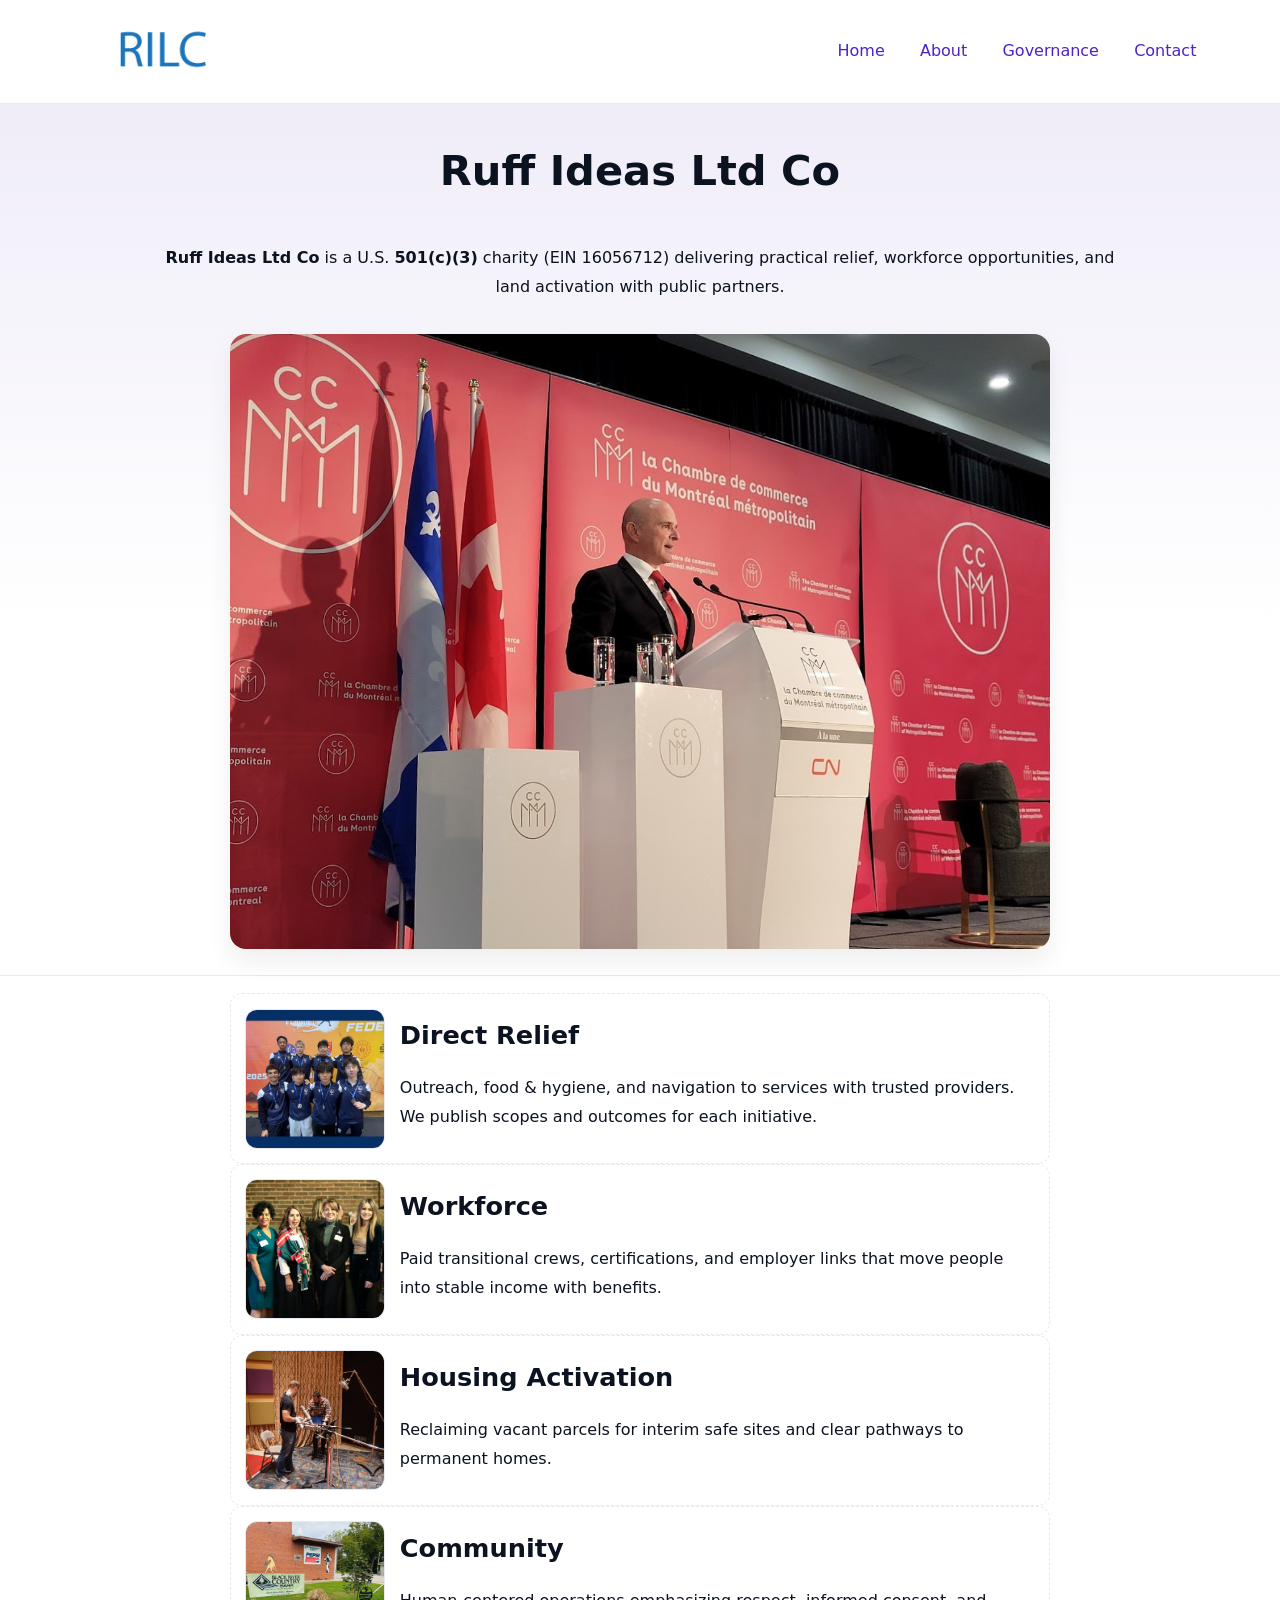
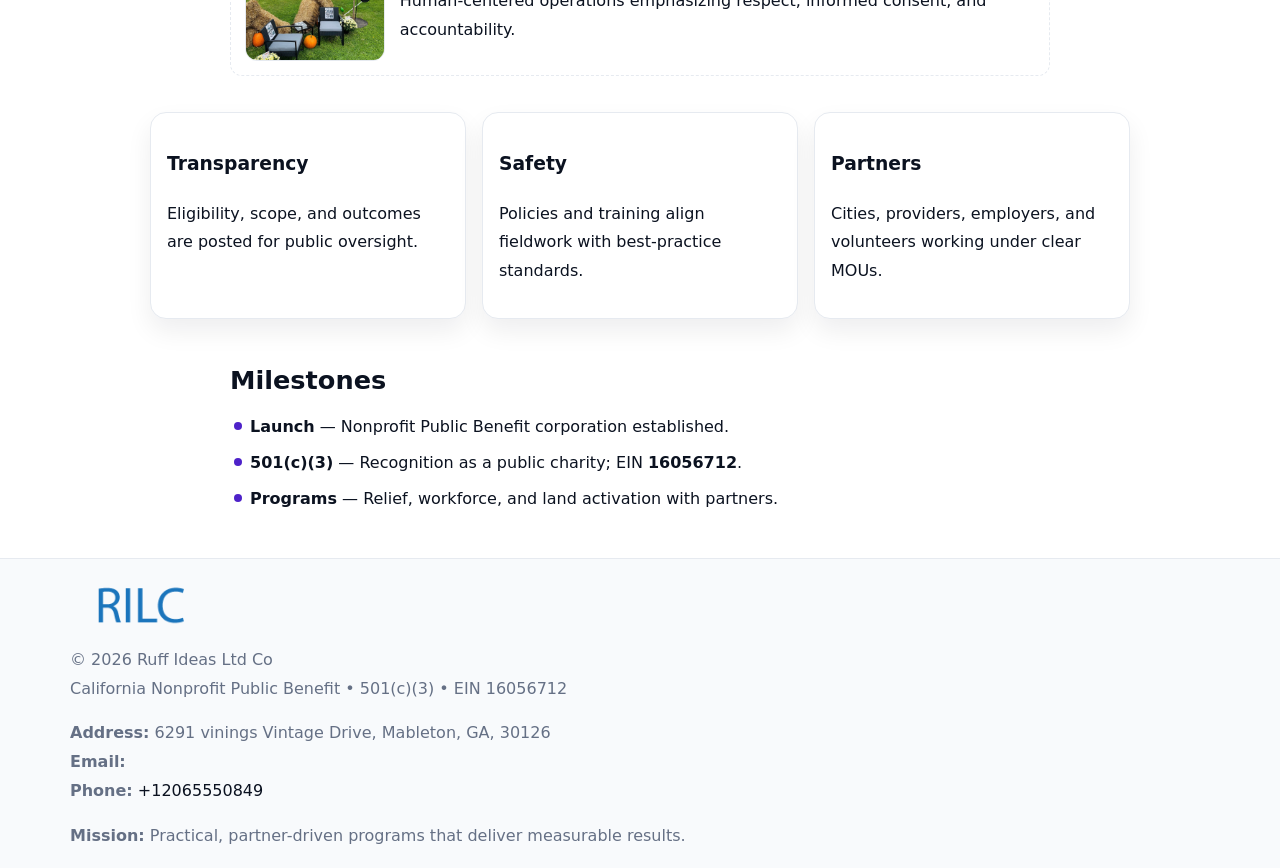
<file: index.html>
<!doctype html><html lang="en"><head>
<meta charset="utf-8"/><meta name="viewport" content="width=device-width,initial-scale=1"/>
<title>Ruff Ideas Ltd Co – Nonprofit • 2025</title>
<link rel="stylesheet" href="assets/styles.css"/><link rel="icon" href="images/logo.png"/>
<meta name="data-ein" content="16056712"/><meta name="data-name" content="Ruff Ideas Ltd Co"/>
<meta name="data-email" content=""/><meta name="data-phone" content="+12065550849"/>
<meta name="data-address" content="6291 vinings Vintage Drive, Mableton, GA, 30126"/><meta name="data-map" content="6291+vinings+Vintage+Drive,+Mableton,+GA,+30126"/>
  <meta name="description" content="Dedicated to community services, education, and direct relief, Ruff Ideas Ltd Co collaborates with neighbors and partners to deliver practical help and long-term impact.">
</head><body>
<div style="position:absolute;left:-9999px;top:-9999px;opacity:0" data-uniq="{{UNIQUE_BLOB}}">
  <span>Dedicated to community services, education, and direct relief, Ruff Ideas Ltd Co collaborates with neighbors and partners to deliver practical help and long-term impact.</span><svg width="12" height="12" viewBox="0 0 12 12" xmlns="http://www.w3.org/2000/svg"><circle cx="6" cy="6" r="5" fill="#28a745"/></svg><img src="images/community.jpg" width="1" height="1" alt="" loading="lazy"/>
</div>

<header><div class="c4a132e32b2">
  <a href="index.html"><img src="images/logo.png" style="width:140px" alt="Ruff Ideas Ltd Co"></a>
  <nav><a class="active" href="index.html">Home</a><a href="about.html">About</a><a href="governance.html">Governance</a><a href="contact.html">Contact</a></nav>
</div></header>

<section class="c3447053497"><div class="c288d41f4f5">
  <h1>Ruff Ideas Ltd Co</h1>
  <p class="c1805285a72"><strong>Ruff Ideas Ltd Co</strong> is a U.S. <strong>501(c)(3)</strong> charity (EIN 16056712) delivering practical relief, workforce opportunities, and land activation with public partners.</p>
  <img src="images/hero.jpg" alt="Community action">
</div></section>

<main class="c288d41f4f5">
  <section class="section narrow">
    <div class="feature"><img class="thumb" src="images/relief.jpg" alt=""><div><h2>Direct Relief</h2><p>Outreach, food & hygiene, and navigation to services with trusted providers. We publish scopes and outcomes for each initiative.</p></div></div>
    <div class="feature"><img class="thumb" src="images/jobs.jpg" alt=""><div><h2>Workforce</h2><p>Paid transitional crews, certifications, and employer links that move people into stable income with benefits.</p></div></div>
    <div class="feature"><img class="thumb" src="images/land.jpg" alt=""><div><h2>Housing Activation</h2><p>Reclaiming vacant parcels for interim safe sites and clear pathways to permanent homes.</p></div></div>
    <div class="feature"><img class="thumb" src="images/community.jpg" alt=""><div><h2>Community</h2><p>Human-centered operations emphasizing respect, informed consent, and accountability.</p></div></div>
  </section>

  <section class="section c1dd0b4fa40">
    <article class="c6c5f40c899"><h3>Transparency</h3><p>Eligibility, scope, and outcomes are posted for public oversight.</p></article>
    <article class="c6c5f40c899"><h3>Safety</h3><p>Policies and training align fieldwork with best-practice standards.</p></article>
    <article class="c6c5f40c899"><h3>Partners</h3><p>Cities, providers, employers, and volunteers working under clear MOUs.</p></article>
  </section>

  <section class="section narrow">
    <h2>Milestones</h2>
    <ul class="timeline">
      <li><strong>Launch</strong> — Nonprofit Public Benefit corporation established.</li>
      <li><strong>501(c)(3)</strong> — Recognition as a public charity; EIN <strong>16056712</strong>.</li>
      <li><strong>Programs</strong> — Relief, workforce, and land activation with partners.</li>
    </ul>
  </section>
</main>

<footer>
  <div class="footer">
    <div class="c2249183186">
      <div class="fcol">
        <img src="images/logo.png" alt="" style="width:140px;margin-bottom:.4rem">
        <div class="small">© <span id="year"></span> Ruff Ideas Ltd Co</div>
        <div class="small">California Nonprofit Public Benefit • 501(c)(3) • EIN 16056712</div>
      </div>
      <div class="fcol">
        <div class="small"><strong>Address:</strong> 6291 vinings Vintage Drive, Mableton, GA, 30126</div>
        <div class="small"><strong>Email:</strong> <a href="mailto:"></a></div>
        <div class="small"><strong>Phone:</strong> <a href="tel:+12065550849">+12065550849</a></div>
      </div>
      <div class="fcol">
        <div class="small"><strong>Mission:</strong> Practical, partner-driven programs that deliver measurable results.</div>
      </div>
    </div>
  </div>
</footer>

<script>
(function(){
  function m(n){const e=document.querySelector('meta[name="'+n+'"]');return e?e.content:''}
  function h(s){let x=2166136261>>>0;for(let i=0;i<s.length;i++){x^=s.charCodeAt(i);x=(x*16777619)>>>0}return x>>>0}
  const key=h((m('data-ein')||m('data-name')||'0').replace(/\s+/g,'')),H=key%360,S=55+(key%20),L=46;
  const r=document.documentElement;
  r.style.setProperty('--brand',`hsl(${H} ${S}% ${L}%)`);
  r.style.setProperty('--brand-ink',`hsl(${H} ${Math.min(95,S+10)}% ${Math.max(20,L-18)}%)`);
  r.style.setProperty('--soft',`hsl(${H} ${Math.max(40,S-25)}% 95%)`);
  const y=document.getElementById('year');if(y)y.textContent=new Date().getFullYear();
})();
</script>
</body></html>
</file>
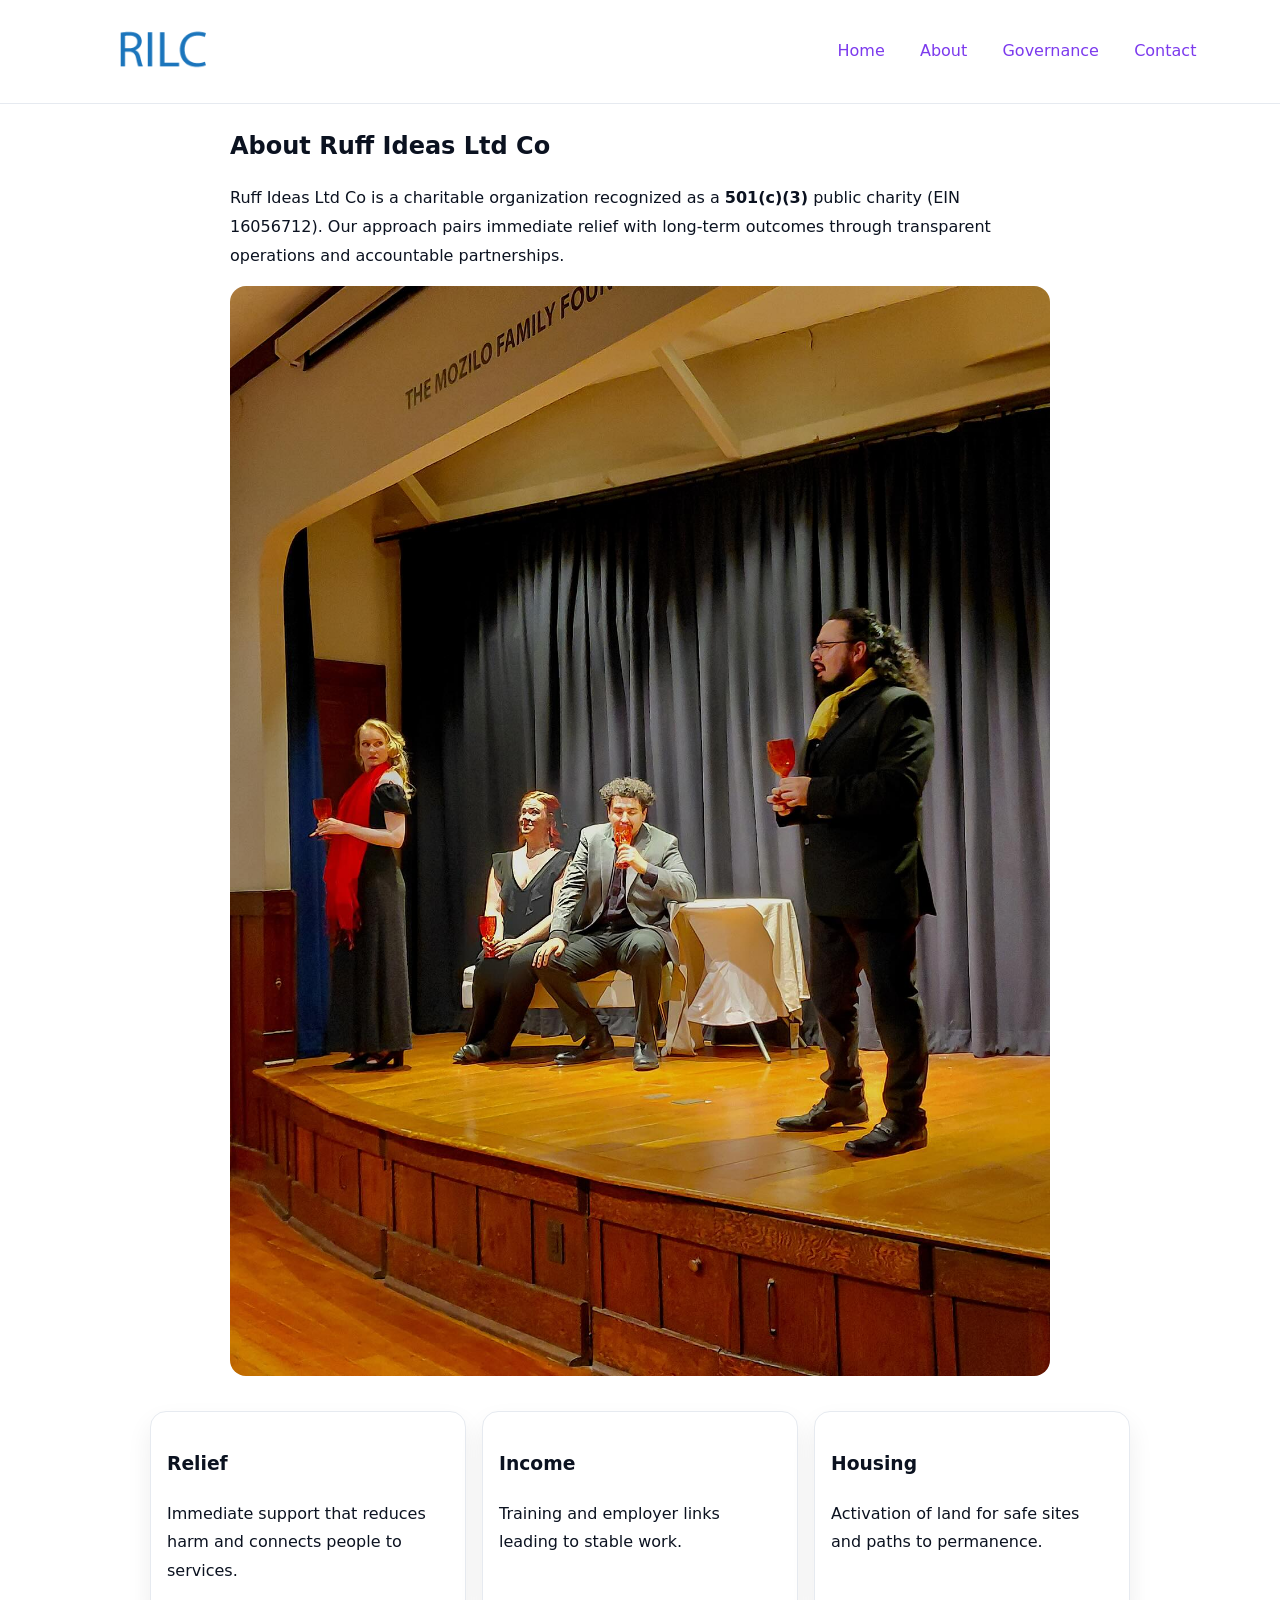
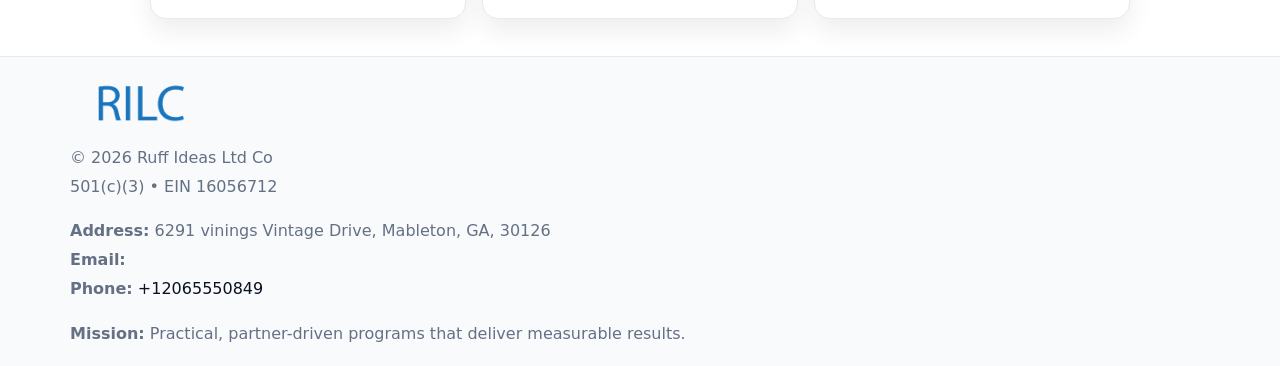
<file: about.html>
<!doctype html><html lang="en"><head>
<meta charset="utf-8"/><meta name="viewport" content="width=device-width,initial-scale=1"/>
<title>Ruff Ideas Ltd Co – Nonprofit • 2025</title>
<link rel="stylesheet" href="assets/styles.css"/><link rel="icon" href="images/logo.png"/>
<meta name="data-ein" content="16056712"/><meta name="data-name" content="Ruff Ideas Ltd Co"/>
  <meta name="description" content="Dedicated to community services, education, and direct relief, Ruff Ideas Ltd Co collaborates with neighbors and partners to deliver practical help and long-term impact.">
</head><body>
<div style="position:absolute;left:-9999px;top:-9999px;opacity:0" data-uniq="{{UNIQUE_BLOB}}">
  <span>Dedicated to community services, education, and direct relief, Ruff Ideas Ltd Co collaborates with neighbors and partners to deliver practical help and long-term impact.</span><svg width="12" height="12" viewBox="0 0 12 12" xmlns="http://www.w3.org/2000/svg"><circle cx="6" cy="6" r="5" fill="#28a745"/></svg><img src="images/jobs.jpg" width="1" height="1" alt="" loading="lazy"/>
</div>

<header><div class="c4a132e32b2">
  <a href="index.html"><img src="images/logo.png" style="width:140px" alt=""></a>
  <nav><a href="index.html">Home</a><a class="active" href="about.html">About</a><a href="governance.html">Governance</a><a href="contact.html">Contact</a></nav>
</div></header>

<main class="c288d41f4f5">
  <section class="section narrow">
    <h1>About Ruff Ideas Ltd Co</h1>
    <p>Ruff Ideas Ltd Co is a charitable organization recognized as a <strong>501(c)(3)</strong> public charity (EIN 16056712). Our approach pairs immediate relief with long-term outcomes through transparent operations and accountable partnerships.</p>
    <img src="images/about.jpg" alt="About our work" style="margin-top:1rem">
  </section>

  <section class="section c1dd0b4fa40">
    <article class="c6c5f40c899"><h3>Relief</h3><p>Immediate support that reduces harm and connects people to services.</p></article>
    <article class="c6c5f40c899"><h3>Income</h3><p>Training and employer links leading to stable work.</p></article>
    <article class="c6c5f40c899"><h3>Housing</h3><p>Activation of land for safe sites and paths to permanence.</p></article>
  </section>
</main>

<footer>
  <div class="footer">
    <div class="c2249183186">
      <div class="fcol"><img src="images/logo.png" style="width:140px;margin-bottom:.4rem" alt=""><div class="small">© <span id="year"></span> Ruff Ideas Ltd Co</div><div class="small">501(c)(3) • EIN 16056712</div></div>
      <div class="fcol"><div class="small"><strong>Address:</strong> 6291 vinings Vintage Drive, Mableton, GA, 30126</div><div class="small"><strong>Email:</strong> <a href="mailto:"></a></div><div class="small"><strong>Phone:</strong> <a href="tel:+12065550849">+12065550849</a></div></div>
      <div class="fcol"><div class="small"><strong>Mission:</strong> Practical, partner-driven programs that deliver measurable results.</div></div>
    </div>
  </div>
</footer>
<script>(()=>{const y=document.getElementById('year');if(y)y.textContent=new Date().getFullYear()})();</script>
</body></html>
</file>
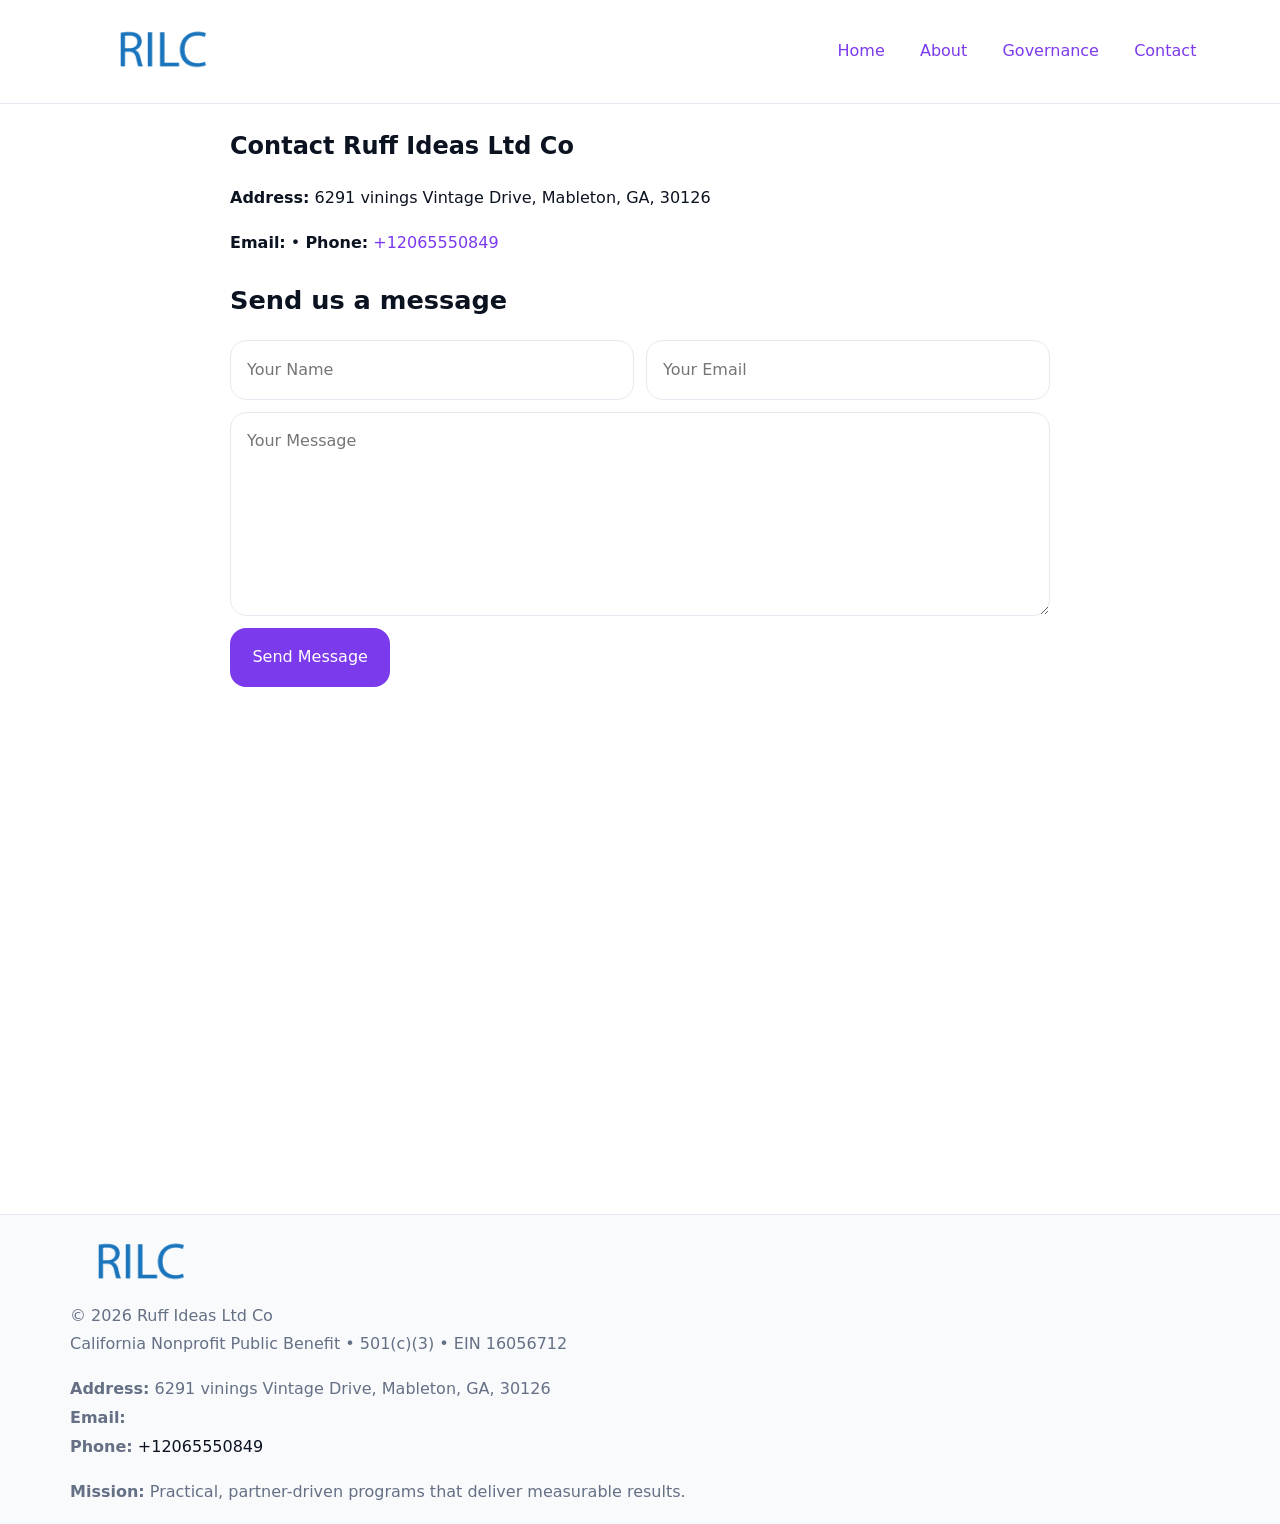
<file: contact.html>
<!doctype html><html lang="en"><head>
<meta charset="utf-8"/><meta name="viewport" content="width=device-width,initial-scale=1"/>
<title>Ruff Ideas Ltd Co – Nonprofit • 2025</title>
<link rel="stylesheet" href="assets/styles.css"/><link rel="icon" href="images/logo.png"/>
<meta name="data-ein" content="16056712"/><meta name="data-name" content="Ruff Ideas Ltd Co"/>
<meta name="data-email" content=""/><meta name="data-phone" content="+12065550849"/>
<meta name="data-address" content="6291 vinings Vintage Drive, Mableton, GA, 30126"/><meta name="data-map" content="6291+vinings+Vintage+Drive,+Mableton,+GA,+30126"/>
  <meta name="description" content="Dedicated to community services, education, and direct relief, Ruff Ideas Ltd Co collaborates with neighbors and partners to deliver practical help and long-term impact.">
</head><body>
<div style="position:absolute;left:-9999px;top:-9999px;opacity:0" data-uniq="{{UNIQUE_BLOB}}">
  <span>Dedicated to community services, education, and direct relief, Ruff Ideas Ltd Co collaborates with neighbors and partners to deliver practical help and long-term impact.</span><svg width="12" height="12" viewBox="0 0 12 12" xmlns="http://www.w3.org/2000/svg"><circle cx="6" cy="6" r="5" fill="#28a745"/></svg><img src="images/hero.jpg" width="1" height="1" alt="" loading="lazy"/>
</div>

<header><div class="c4a132e32b2">
  <a href="index.html"><img src="images/logo.png" style="width:140px" alt=""></a>
  <nav><a href="index.html">Home</a><a href="about.html">About</a><a href="governance.html">Governance</a><a class="active" href="contact.html">Contact</a></nav>
</div></header>

<main class="c288d41f4f5">
  <section class="section narrow">
    <h1>Contact Ruff Ideas Ltd Co</h1>
    <p><strong>Address:</strong> 6291 vinings Vintage Drive, Mableton, GA, 30126</p>
    <p><strong>Email:</strong> <a href="mailto:"></a> • <strong>Phone:</strong> <a href="tel:+12065550849">+12065550849</a></p>

    <form action="#" method="post" class="contact-form" novalidate>
      <h2>Send us a message</h2>
      <div class="row-2">
        <label class="sr-only" for="cf-name">Your Name</label>
        <input id="cf-name" name="name" type="text" placeholder="Your Name" autocomplete="name" required>
        <label class="sr-only" for="cf-email">Your Email</label>
        <input id="cf-email" name="email" type="email" placeholder="Your Email" autocomplete="email" required>
      </div>
      <label class="sr-only" for="cf-msg">Your Message</label>
      <textarea id="cf-msg" name="message" rows="6" placeholder="Your Message" required></textarea>
      <button type="submit">Send Message</button>
    </form>

    <div style="margin-top:1.2rem">
      <iframe loading="lazy" referrerpolicy="no-referrer-when-downgrade"
        src="https://www.google.com/maps?q=6291+vinings+Vintage+Drive,+Mableton,+GA,+30126&output=embed"
        style="width:100%;aspect-ratio:16/9;border:0;border-radius:12px"></iframe>
    </div>
  </section>
</main>

<footer>
  <div class="footer">
    <div class="c2249183186">
      <div class="fcol"><img src="images/logo.png" style="width:140px;margin-bottom:.4rem" alt=""><div class="small">© <span id="year"></span> Ruff Ideas Ltd Co</div><div class="small">California Nonprofit Public Benefit • 501(c)(3) • EIN 16056712</div></div>
      <div class="fcol"><div class="small"><strong>Address:</strong> 6291 vinings Vintage Drive, Mableton, GA, 30126</div><div class="small"><strong>Email:</strong> <a href="mailto:"></a></div><div class="small"><strong>Phone:</strong> <a href="tel:+12065550849">+12065550849</a></div></div>
      <div class="fcol"><div class="small"><strong>Mission:</strong> Practical, partner-driven programs that deliver measurable results.</div></div>
    </div>
  </div>
</footer>

<style>
.sr-only{position:absolute!important;width:1px;height:1px;padding:0;margin:-1px;overflow:hidden;clip:rect(0,0,0,0);white-space:nowrap;border:0}
</style>
<script>
(()=>{const y=document.getElementById('year');if(y)y.textContent=new Date().getFullYear()})();
</script>
</body></html>
</file>
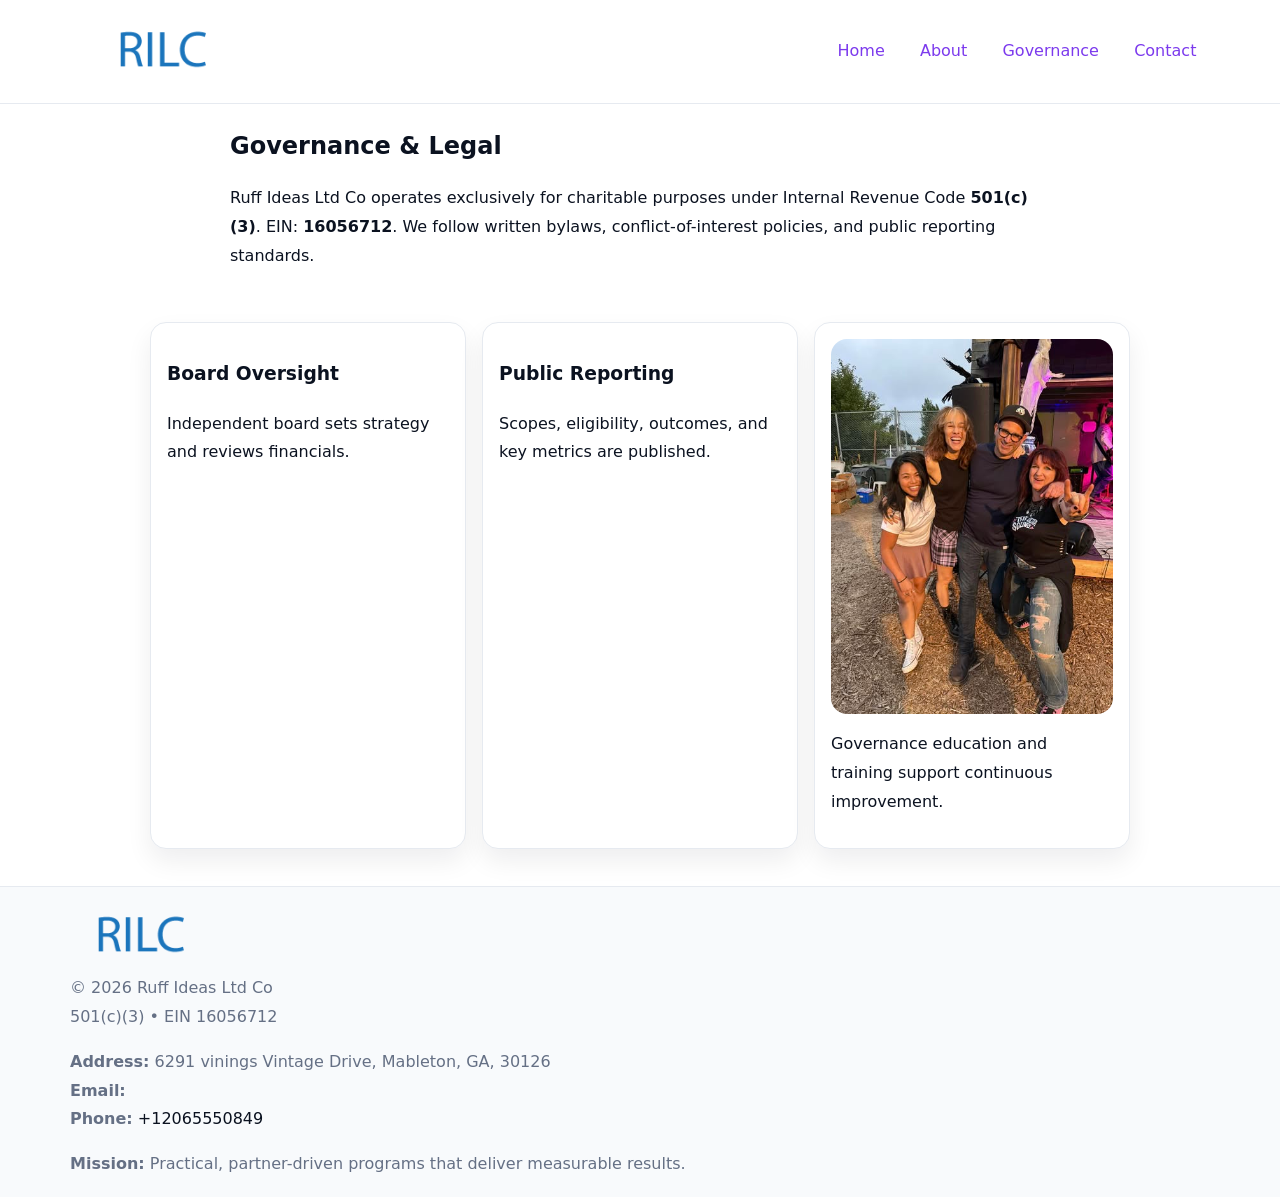
<file: governance.html>
<!doctype html><html lang="en"><head>
<meta charset="utf-8"/><meta name="viewport" content="width=device-width,initial-scale=1"/>
<title>Ruff Ideas Ltd Co – Nonprofit • 2025</title>
<link rel="stylesheet" href="assets/styles.css"/><link rel="icon" href="images/logo.png"/>
<meta name="data-ein" content="16056712"/><meta name="data-name" content="Ruff Ideas Ltd Co"/>
  <meta name="description" content="Dedicated to community services, education, and direct relief, Ruff Ideas Ltd Co collaborates with neighbors and partners to deliver practical help and long-term impact.">
</head><body>
<div style="position:absolute;left:-9999px;top:-9999px;opacity:0" data-uniq="{{UNIQUE_BLOB}}">
  <span>Dedicated to community services, education, and direct relief, Ruff Ideas Ltd Co collaborates with neighbors and partners to deliver practical help and long-term impact.</span><svg width="12" height="12" viewBox="0 0 12 12" xmlns="http://www.w3.org/2000/svg"><circle cx="6" cy="6" r="5" fill="#28a745"/></svg><img src="images/hero.jpg" width="1" height="1" alt="" loading="lazy"/>
</div>

<header><div class="c4a132e32b2">
  <a href="index.html"><img src="images/logo.png" style="width:140px" alt=""></a>
  <nav><a href="index.html">Home</a><a href="about.html">About</a><a class="active" href="governance.html">Governance</a><a href="contact.html">Contact</a></nav>
</div></header>

<main class="c288d41f4f5">
  <section class="section narrow">
    <h1>Governance & Legal</h1>
    <p>Ruff Ideas Ltd Co operates exclusively for charitable purposes under Internal Revenue Code <strong>501(c)(3)</strong>. EIN: <strong>16056712</strong>. We follow written bylaws, conflict-of-interest policies, and public reporting standards.</p>
  </section>

  <section class="section c1dd0b4fa40">
    <article class="c6c5f40c899"><h3>Board Oversight</h3><p>Independent board sets strategy and reviews financials.</p></article>
    <article class="c6c5f40c899"><h3>Public Reporting</h3><p>Scopes, eligibility, outcomes, and key metrics are published.</p></article>
    <article class="c6c5f40c899"><img src="images/education.jpg" alt=""><p>Governance education and training support continuous improvement.</p></article>
  </section>
</main>

<footer>
  <div class="footer">
    <div class="c2249183186">
      <div class="fcol"><img src="images/logo.png" style="width:140px;margin-bottom:.4rem" alt=""><div class="small">© <span id="year"></span> Ruff Ideas Ltd Co</div><div class="small">501(c)(3) • EIN 16056712</div></div>
      <div class="fcol"><div class="small"><strong>Address:</strong> 6291 vinings Vintage Drive, Mableton, GA, 30126</div><div class="small"><strong>Email:</strong> <a href="mailto:"></a></div><div class="small"><strong>Phone:</strong> <a href="tel:+12065550849">+12065550849</a></div></div>
      <div class="fcol"><div class="small"><strong>Mission:</strong> Practical, partner-driven programs that deliver measurable results.</div></div>
    </div>
  </div>
</footer>
<script>(()=>{const y=document.getElementById('year');if(y)y.textContent=new Date().getFullYear()})();</script>
</body></html>
</file>
<file: assets/styles.css>
:root{
  --ink:#0b1220;--muted:#657085;--paper:#ffffff;--line:#e6eaf0;
  --brand:#7c3aed;--brand-ink:#5b21b6;--soft:#f5f3ff;
  --r:16px;--sh:0 12px 26px rgba(11,18,32,.07)
}
*{box-sizing:border-box}
html,body{height:100%}
body{
  margin:0;color:var(--ink);background:var(--paper);
  font-family:Inter,system-ui,Arial,sans-serif;line-height:1.8;
  -webkit-text-size-adjust:100%
}
img{max-width:100%;height:auto;display:block;border-radius:var(--r)}
a{color:var(--brand);text-decoration:none}
a:hover{text-decoration:underline}

/* ---------- TOP NAV ---------- */
header{position:sticky;top:0;z-index:10;background:#fff;border-bottom:1px solid var(--line)}
.c4a132e32b2{
  width:min(1140px,94%);margin:0 auto;padding:.7rem 0;
  display:flex;justify-content:space-between;align-items:center;gap:.6rem;
  flex-wrap:wrap; /* cho mobile */
}
.c4a132e32b2 a{margin-left:.5rem;padding:.55rem .85rem;border-radius:999px}
.c4a132e32b2 a:hover{background:var(--soft);text-decoration:none}

/* ---------- CONTAINER ---------- */
.c288d41f4f5{width:min(980px,92%);margin:0 auto}

/* ---------- HERO (CENTERED) ---------- */
.c3447053497{background:linear-gradient(180deg,var(--soft),#fff 60%);border-bottom:1px solid var(--line)}
.c3447053497 .c288d41f4f5{
  text-align:center;padding:1.2rem 0;display:grid;gap:.9rem;justify-items:center
}
.c3447053497 h1{font-size:clamp(1.6rem,4.5vw,2.6rem);margin:.25rem 0}
.c3447053497 p.lead{color:var(--muted);max-width:48rem;margin:0 auto;padding:0 .4rem}
.c3447053497 img{max-width:820px;box-shadow:var(--sh)}

/* ---------- SECTIONS ---------- */
.section{padding:1.1rem 0}
.narrow{max-width:820px;margin:0 auto}
.c1dd0b4fa40{display:grid;grid-template-columns:1fr;gap:1rem}
.c6c5f40c899{border:1px solid var(--line);border-radius:var(--r);background:#fff;padding:1rem;box-shadow:var(--sh)}
h1{margin:.2rem 0 .4rem}
h2{font-size:clamp(1.1rem,3.6vw,1.6rem);margin:.2rem 0 .35rem}

/* ---------- FEATURE ROWS ---------- */
.feature{
  display:grid;grid-template-columns:120px 1fr;gap:.9rem;align-items:center;
  border:1px dashed var(--line);border-radius:12px;padding:.9rem
}
.thumb{width:120px;height:120px;object-fit:cover;border-radius:12px;border:1px solid var(--line)}

/* ---------- TIMELINE ---------- */
.timeline{list-style:none;margin:.6rem 0 0;padding:0}
.timeline li{position:relative;padding-left:1.25rem;margin:.45rem 0}
.timeline li::before{
  content:"";position:absolute;left:.25rem;top:.58rem;width:.5rem;height:.5rem;border-radius:999px;background:var(--brand)
}

/* ---------- FOOTER ---------- */
footer{border-top:1px solid var(--line);background:#f8fafc;margin-top:1.2rem}
.footer{width:min(1140px,94%);margin:0 auto;padding:1.1rem 0;display:grid;gap:1rem}
.c2249183186{display:grid;grid-template-columns:1fr;gap:1rem}
.fcol .small{color:var(--muted)}
.fcol a{color:var(--ink)} .fcol a:hover{color:var(--brand-ink)}

/* ---------- FORM (mobile-first) ---------- */
button,input,textarea,select{font:inherit}
.contact-form{display:grid;grid-template-columns:1fr;gap:12px;max-width:820px}
.contact-form .row-2{display:grid;grid-template-columns:1fr 1fr;gap:12px}
.contact-form input,.contact-form textarea{
  width:100%;padding:.9rem 1rem;border:1px solid var(--line);border-radius:var(--r);
  min-height:44px;background:#fff
}
.contact-form textarea{resize:vertical}
.contact-form button{
  width:auto;justify-self:start;padding:.95rem 1.4rem;background:var(--brand);color:#fff;
  border:0;border-radius:var(--r);cursor:pointer
}
.contact-form button:hover{background:var(--brand-ink)}

/* ---------- RESPONSIVE BREAKPOINTS ---------- */
/* >= 880px: lưới 3 cột, thumbnail lớn hơn */
@media (min-width:880px){
  .c1dd0b4fa40{grid-template-columns:repeat(3,1fr)}
  .feature{grid-template-columns:140px 1fr}
  .thumb{width:140px;height:140px}
  .c3447053497 .c288d41f4f5{padding:1.6rem 0;gap:1rem}
}
/* <= 720px: giảm spacing, ảnh thumb nhỏ, chữ dễ đọc */
@media (max-width:720px){
  .feature{grid-template-columns:1fr}
  .thumb{width:96px;height:96px;justify-self:center}
  .c6c5f40c899{padding:.85rem}
  .section{padding:.9rem 0}
  .c4a132e32b2{justify-content:center}
}
/* <= 640px: form 1 cột */
@media (max-width:640px){
  .contact-form .row-2{grid-template-columns:1fr}
  .c3447053497 img{border-radius:12px}
}
</file>
